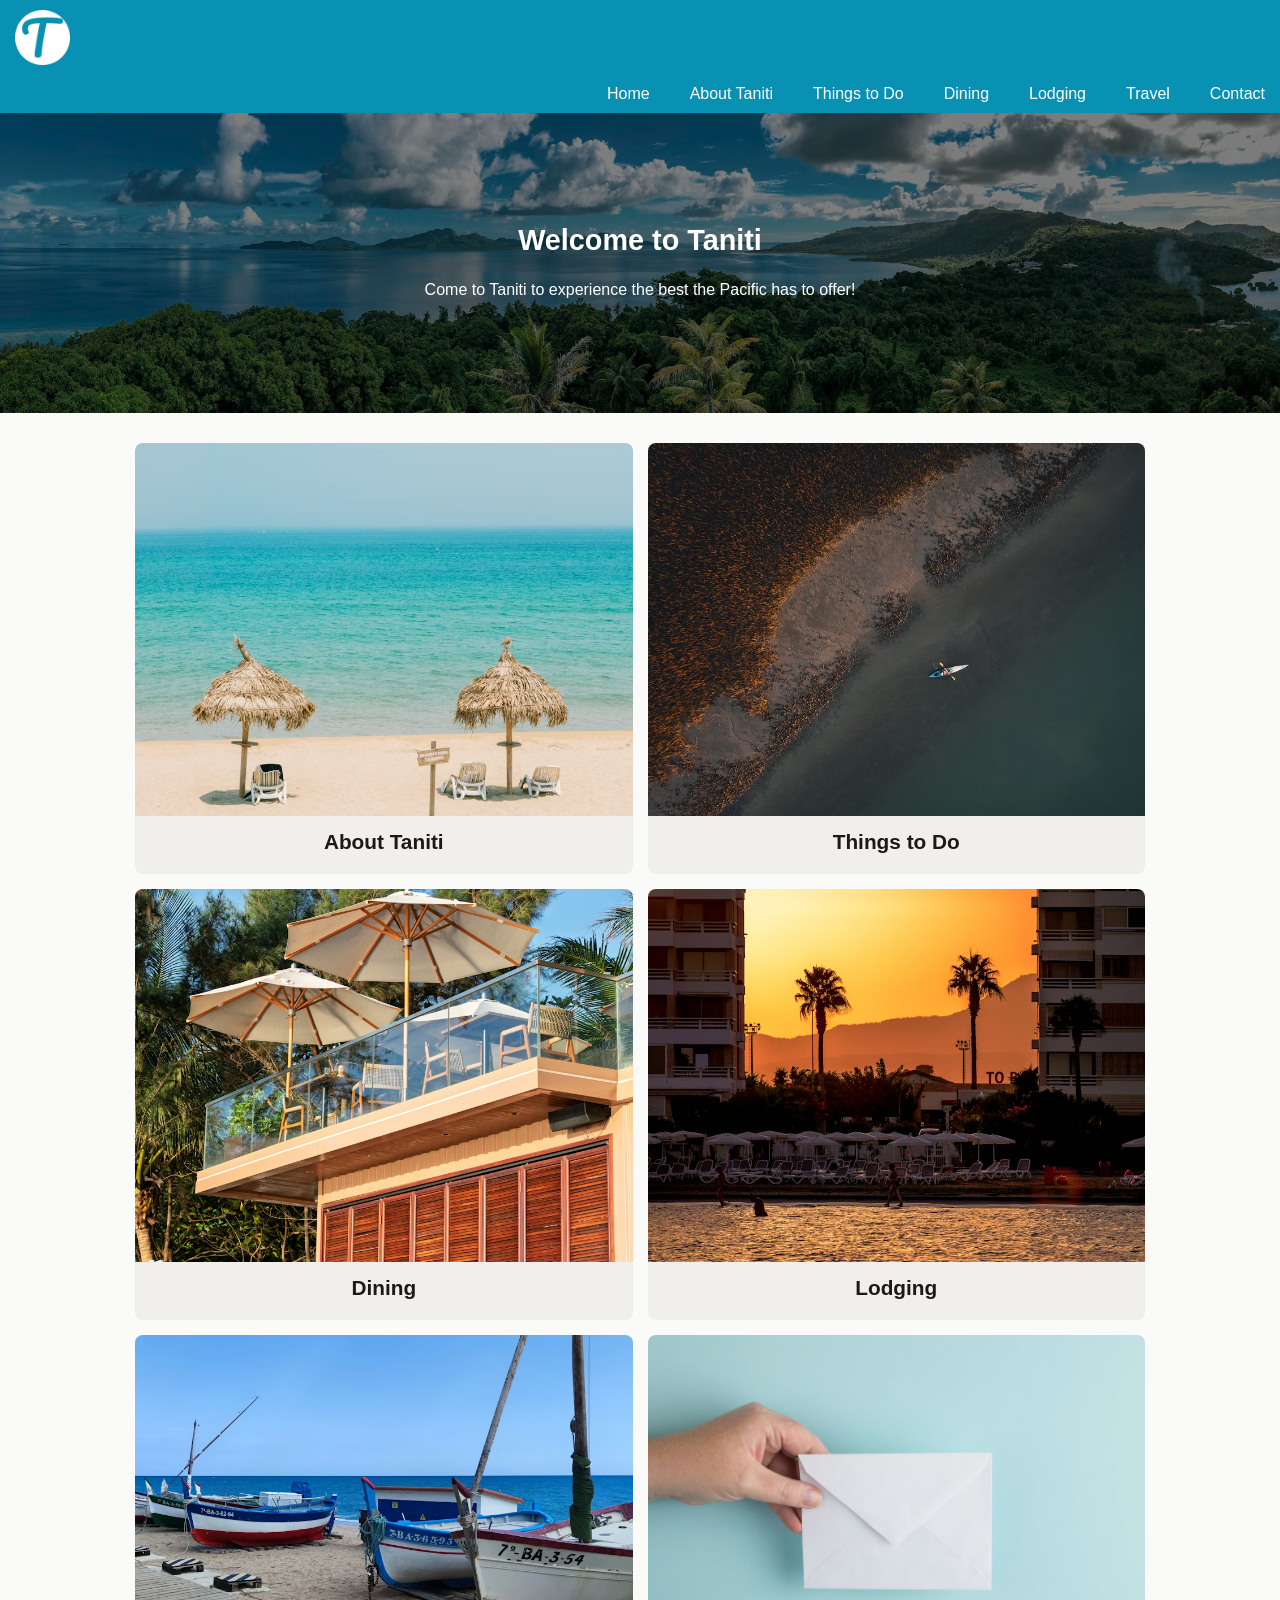
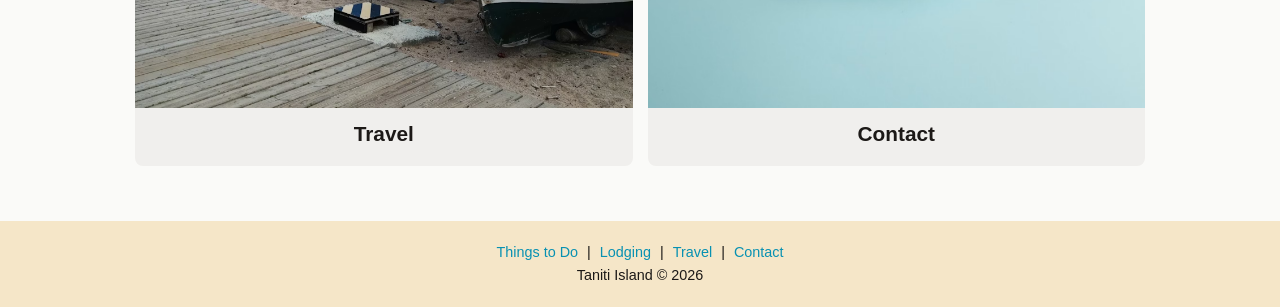
<file: index.html>
<!DOCTYPE html>
<html lang="en">

<head>
    <meta charset="UTF-8">
    <meta http-equiv="X-UA-Compatible" content="IE=edge">
    <meta name="viewport" content="width=device-width, initial-scale=1.0">
    <link rel="stylesheet" href="styles.css">
    <title>Discover Taniti</title>
</head>

<body>
    <nav>
        <div class="navbar">
            <div class="logo">
                <a href="index.html">
                    <img class="logo-mobile" src="res/favicon-32x32.png" alt="Discover Taniti" href="index.html">
                    <img class="logo-desktop" src="res/android-chrome-512x512.png" alt="Discover Taniti"
                        href="index.html">
                </a>
            </div>
            <div class="hamburger" onclick="toggleMenu()">&#9776;</div>
        </div>
        <ul class="nav-menu" id="navMenu">
            <li><a href="index.html">Home</a></li>
            <li><a href="about.html">About Taniti</a></li>
            <li><a href="things-to-do.html">Things to Do</a></li>
            <li><a href="dining.html">Dining</a></li>
            <li><a href="lodging.html">Lodging</a></li>
            <li><a href="travel.html">Travel</a></li>
            <li><a href="contact.html">Contact</a></li>
        </ul>
    </nav>

    <div class="hero-image">
        <div class="hero-text">
            <h1>Welcome to Taniti</h1>
            <p>Come to Taniti to experience the best the Pacific has to offer!</p>
        </div>
    </div>

    <main>
        <div class="Cards">
            <a href="about.html" class="card">
                <img src="res/About.avif" alt="About Taniti">
                <div class="container">
                    <h2>About Taniti</h2>
                </div>
            </a>
            <a href="things-to-do.html" class="card">
                <img src="res/Things-to-do.avif" alt="Things to Do">
                <div class="container">
                    <h2>Things to Do</h2>
                </div>
            </a>
            <a href="dining.html" class="card">
                <img src="res/Dining.avif" alt="Dining">
                <div class="container">
                    <h2>Dining</h2>
                </div>
            </a>
            <a href="lodging.html" class="card">
                <img src="res/Lodging.avif" alt="Lodging">
                <div class="container">
                    <h2>Lodging</h2>
                </div>
            </a>
            <a href="travel.html" class="card">
                <img src="res/Travel.avif" alt="Travel">
                <div class="container">
                    <h2>Travel</h2>
                </div>
            </a>
            <a href="contact.html" class="card">
                <img src="res/Contact.avif" alt="Contact">
                <div class="container">
                    <h2>Contact</h2>
                </div>
            </a>
        </div>
    </main>

    <footer>
        <p>
            <a href="things-to-do.html">Things to Do</a> |
            <a href="lodging.html">Lodging</a> |
            <a href="travel.html">Travel</a> |
            <a href="contact.html">Contact</a>
        </p>
        <p>Taniti Island &copy; 2026</p>
    </footer>

    <script>
        function toggleMenu() {
            const menu = document.getElementById('navMenu');
            menu.classList.toggle('open');
        }
    </script>
</body>

</html>
</file>
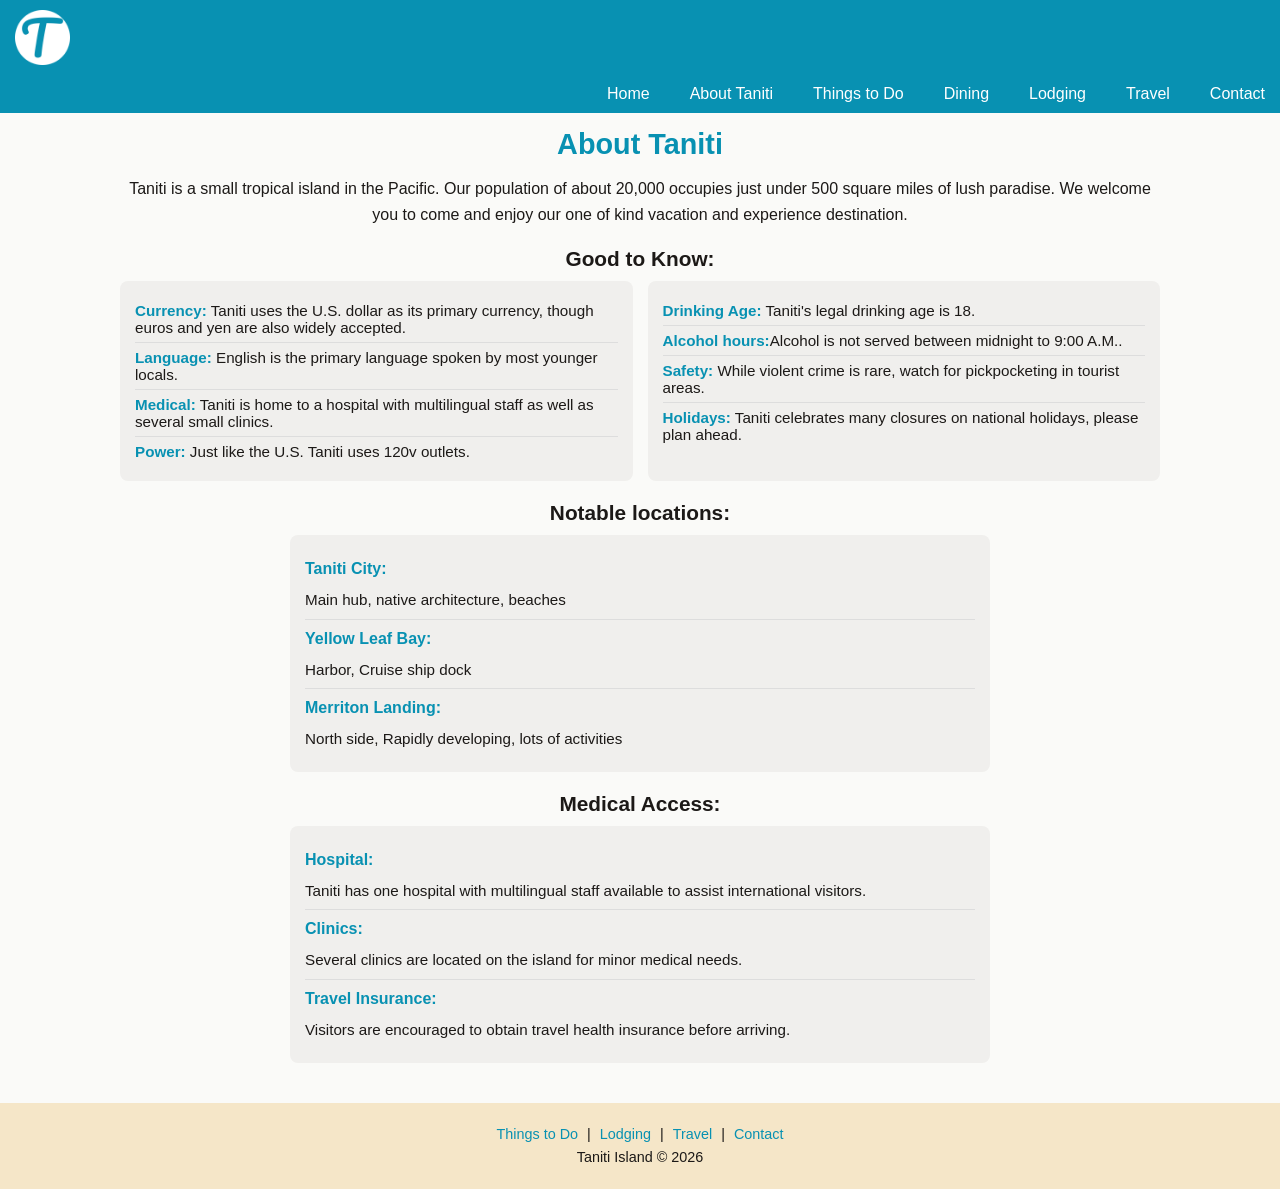
<file: about.html>
<!DOCTYPE html>
<html lang="en">

<head>
  <meta charset="UTF-8">
  <meta http-equiv="X-UA-Compatible" content="IE=edge">
  <meta name="viewport" content="width=device-width, initial-scale=1.0">
  <link rel="stylesheet" href="styles.css">
  <title>Discover Taniti</title>
</head>

<body>
  <nav>
    <div class="navbar">
      <div class="logo">
        <a href="index.html">
          <img class="logo-mobile" src="res/favicon-32x32.png" alt="Discover Taniti" href="index.html">
          <img class="logo-desktop" src="res/android-chrome-512x512.png" alt="Discover Taniti" href="index.html">
        </a>
      </div>
      <div class="hamburger" onclick="toggleMenu()">&#9776;</div>
    </div>
    <ul class="nav-menu" id="navMenu">
      <li><a href="index.html">Home</a></li>
      <li><a href="about.html">About Taniti</a></li>
      <li><a href="things-to-do.html">Things to Do</a></li>
      <li><a href="dining.html">Dining</a></li>
      <li><a href="lodging.html">Lodging</a></li>
      <li><a href="travel.html">Travel</a></li>
      <li><a href="contact.html">Contact</a></li>
    </ul>
  </nav>

  <main>
    <h1>About Taniti</h1>
    <p style="text-align: center;">Taniti is a small tropical island in the Pacific. Our population of about 20,000 occupies just under 500 square
      miles of lush paradise. We welcome you to come and enjoy our one of kind vacation and experience destination.</p>
    <div class="GoodToKnow">
      <h2 name="good-to-know">Good to Know:</h2>

      <div class="info-box-2col">
        <div class="box">
          <ul>
            <li><span class="li-label">Currency:</span> Taniti uses the U.S. dollar as its primary currency, though euros and yen are also widely
              accepted.</li>
            <li><span class="li-label">Language:</span> English is the primary language spoken by most younger locals.</li>
            <li><span class="li-label">Medical:</span> Taniti is home to a hospital with multilingual staff as well as several small clinics.</li>
            <li><span class="li-label">Power:</span> Just like the U.S. Taniti uses 120v outlets.</li>
          </ul>
        </div>

        <div class="box">
          <ul>
            <li><span class="li-label">Drinking Age:</span> Taniti's legal drinking age is 18.</li>
            <li><span class="li-label">Alcohol hours:</span>Alcohol is not served between midnight to 9:00 A.M..</li>
            <li><span class="li-label">Safety:</span> While violent crime is rare, watch for pickpocketing in tourist areas.</li>
            <li><span class="li-label">Holidays:</span> Taniti celebrates many closures on national holidays, please plan ahead.</li>
          </ul>
        </div>
      </div>

      <h2>Notable locations:</h2>
      <div class="info-box-1col">
        <div class="box">
          <h3>Taniti City:</h3>
          <p>Main hub, native architecture, beaches</p>
          <h3>Yellow Leaf Bay:</h3>
          <p>Harbor, Cruise ship dock</p>
          <h3>Merriton Landing:</h3>
          <p>North side, Rapidly developing, lots of activities</p>
        </div>
      </div>
      
        <h2>Medical Access:</h2>
        <div class="info-box-1col">
          <div class="box">
            <h3>Hospital:</h3>
            <p>Taniti has one hospital with multilingual staff available to assist international visitors.</p>
            <h3>Clinics:</h3>
            <p>Several clinics are located on the island for minor medical needs.</p>
            <h3>Travel Insurance:</h3>
            <p>Visitors are encouraged to obtain travel health insurance before arriving.</p>
          </div>
        </div>
      </div>
    </div>
  </main>

  <footer>
    <p>
      <a href="things-to-do.html">Things to Do</a> |
      <a href="lodging.html">Lodging</a> |
      <a href="travel.html">Travel</a> |
      <a href="contact.html">Contact</a>
    </p>
    <p>Taniti Island &copy; 2026</p>
  </footer>

  <script>
    function toggleMenu() {
      const menu = document.getElementById('navMenu');
      menu.classList.toggle('open');
    }
  </script>
</body>

</html>
</file>
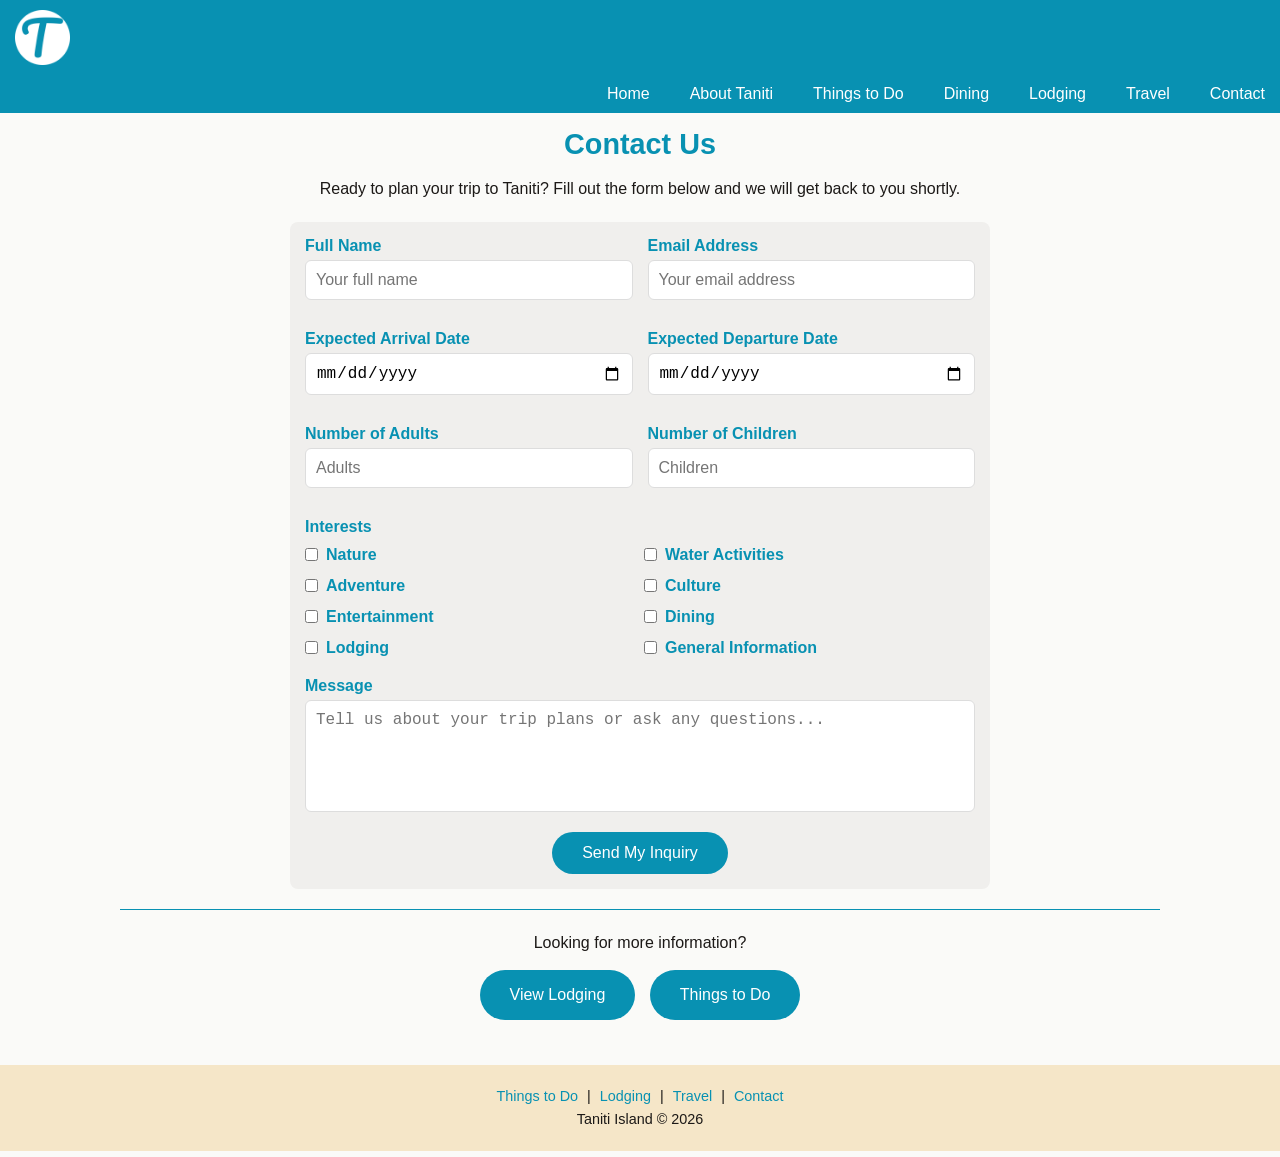
<file: contact.html>
<!DOCTYPE html>
<html lang="en">

<head>
  <meta charset="UTF-8">
  <meta http-equiv="X-UA-Compatible" content="IE=edge">
  <meta name="viewport" content="width=device-width, initial-scale=1.0">
  <link rel="stylesheet" href="styles.css">
  <title>Discover Taniti</title>
</head>

<body>
  <nav>
    <div class="navbar">
      <div class="logo">
        <a href="index.html">
          <img class="logo-mobile" src="res/favicon-32x32.png" alt="Discover Taniti">
          <img class="logo-desktop" src="res/android-chrome-512x512.png" alt="Discover Taniti">
        </a>
      </div>
      <div class="hamburger" onclick="toggleMenu()">&#9776;</div>
    </div>
    <ul class="nav-menu" id="navMenu">
      <li><a href="index.html">Home</a></li>
      <li><a href="about.html">About Taniti</a></li>
      <li><a href="things-to-do.html">Things to Do</a></li>
      <li><a href="dining.html">Dining</a></li>
      <li><a href="lodging.html">Lodging</a></li>
      <li><a href="travel.html">Travel</a></li>
      <li><a href="contact.html">Contact</a></li>
    </ul>
  </nav>

  <main>
    <h1>Contact Us</h1>
    <p style="text-align: center; margin-bottom: 20px;">Ready to plan your trip to Taniti? Fill out the form below and we will get back to you shortly.</p>

    <div class="contact-form box">

      <div class="form-row">
        <div class="form-group">
          <label for="name">Full Name</label>
          <input type="text" id="name" placeholder="Your full name">
        </div>
        <div class="form-group">
          <label for="email">Email Address</label>
          <input type="email" id="email" placeholder="Your email address">
        </div>
      </div>

      <div class="form-row">
        <div class="form-group">
          <label for="arrival">Expected Arrival Date</label>
          <input type="date" id="arrival">
        </div>
        <div class="form-group">
          <label for="departure">Expected Departure Date</label>
          <input type="date" id="departure">
        </div>
      </div>

      <div class="form-row">
        <div class="form-group">
          <label for="adults">Number of Adults</label>
          <input type="number" id="adults" min="1" placeholder="Adults">
        </div>
        <div class="form-group">
          <label for="children">Number of Children</label>
          <input type="number" id="children" min="0" placeholder="Children">
        </div>
      </div>

      <div class="form-group">
        <label>Interests</label>
        <div class="checkbox-grid">
          <label class="checkbox-label"><input type="checkbox"> Nature</label>
          <label class="checkbox-label"><input type="checkbox"> Water Activities</label>
          <label class="checkbox-label"><input type="checkbox"> Adventure</label>
          <label class="checkbox-label"><input type="checkbox"> Culture</label>
          <label class="checkbox-label"><input type="checkbox"> Entertainment</label>
          <label class="checkbox-label"><input type="checkbox"> Dining</label>
          <label class="checkbox-label"><input type="checkbox"> Lodging</label>
          <label class="checkbox-label"><input type="checkbox"> General Information</label>
        </div>
      </div>

      <div class="form-group">
        <label for="message">Message</label>
        <textarea id="message" rows="5" placeholder="Tell us about your trip plans or ask any questions..."></textarea>
      </div>

      <div style="text-align: center; margin-top: 20px;">
        <a href="#" class="cta-button">Send My Inquiry</a>
      </div>

    </div>

    <hr>

    <div style="text-align: center; margin-top: 20px;">
      <p>Looking for more information?</p>
      <p style="margin-top: 10px;">
        <a href="lodging.html" class="cta-button" style="margin: 5px;">View Lodging</a>
        <a href="things-to-do.html" class="cta-button" style="margin: 5px;">Things to Do</a>
      </p>
    </div>

  </main>

  <footer>
    <p>
      <a href="things-to-do.html">Things to Do</a> |
      <a href="lodging.html">Lodging</a> |
      <a href="travel.html">Travel</a> |
      <a href="contact.html">Contact</a>
    </p>
    <p>Taniti Island &copy; 2026</p>
  </footer>

  <script>
    function toggleMenu() {
      const menu = document.getElementById('navMenu');
      menu.classList.toggle('open');
    }
  </script>
</body>

</html>
</file>
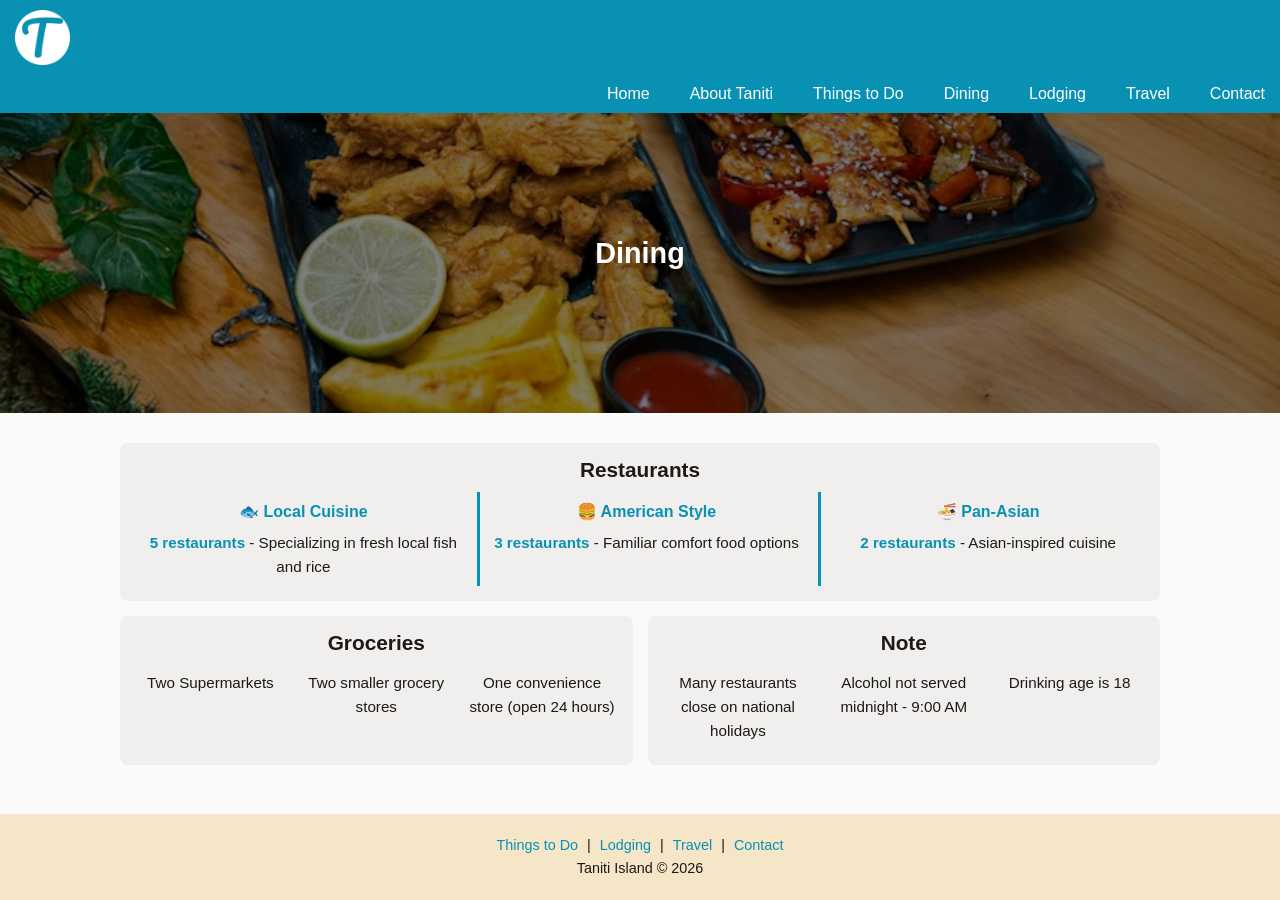
<file: dining.html>
<!DOCTYPE html>
<html lang="en">

<head>
  <meta charset="UTF-8">
  <meta http-equiv="X-UA-Compatible" content="IE=edge">
  <meta name="viewport" content="width=device-width, initial-scale=1.0">
  <link rel="stylesheet" href="styles.css">
  <title>Discover Taniti</title>
</head>

<body class="dining-page">
  <nav>
    <div class="navbar">
      <div class="logo">
        <a href="index.html">
          <img class="logo-mobile" src="res/favicon-32x32.png" alt="Discover Taniti" href="index.html">
          <img class="logo-desktop" src="res/android-chrome-512x512.png" alt="Discover Taniti" href="index.html">
        </a>
      </div>
      <div class="hamburger" onclick="toggleMenu()">&#9776;</div>
    </div>
    <ul class="nav-menu" id="navMenu">
      <li><a href="index.html">Home</a></li>
      <li><a href="about.html">About Taniti</a></li>
      <li><a href="things-to-do.html">Things to Do</a></li>
      <li><a href="dining.html">Dining</a></li>
      <li><a href="lodging.html">Lodging</a></li>
      <li><a href="travel.html">Travel</a></li>
      <li><a href="contact.html">Contact</a></li>
    </ul>
  </nav>

  <div class="dinning-hero-image">
    <div class="hero-text">
      <h1>Dining</h1>
    </div>
  </div>

  <main>
  <!-- Restaurants - full width -->
  <div class="box" style="margin-bottom: 15px;">
    <h2>Restaurants</h2>
    <div class="box-3col">
      <div>
        <h3>🐟 Local Cuisine</h3>
        <p><span class="li-label">5 restaurants</span> - Specializing in fresh local fish and rice</p>
      </div>
      <div>
        <h3>🍔 American Style</h3>
        <p><span class="li-label">3 restaurants</span> - Familiar comfort food options</p>
      </div>
      <div>
        <h3>🍜 Pan-Asian</h3>
        <p><span class="li-label">2 restaurants</span> - Asian-inspired cuisine</p>
      </div>
    </div>
  </div>

  <!-- Groceries and Note - side by side -->
  <div class="info-box-2col">
    <div class="box">
      <h2>Groceries</h2>
      <div class="box-3col">
        <p>Two Supermarkets</p>
        <p>Two smaller grocery stores</p>
        <p>One convenience store (open 24 hours)</p>
      </div>
    </div>
    <div class="box">
      <h2>Note</h2>
      <div class="box-3col">
        <p>Many restaurants close on national holidays</p>
        <p>Alcohol not served midnight - 9:00 AM</p>
        <p>Drinking age is 18</p>
      </div>
    </div>
  </div>

</main>

  <footer>
    <p>
      <a href="things-to-do.html">Things to Do</a> |
      <a href="lodging.html">Lodging</a> |
      <a href="travel.html">Travel</a> |
      <a href="contact.html">Contact</a>
    </p>
    <p>Taniti Island &copy; 2026</p>
  </footer>

  <script>
    function toggleMenu() {
      const menu = document.getElementById('navMenu');
      menu.classList.toggle('open');
    }
  </script>
</body>

</html>
</file>
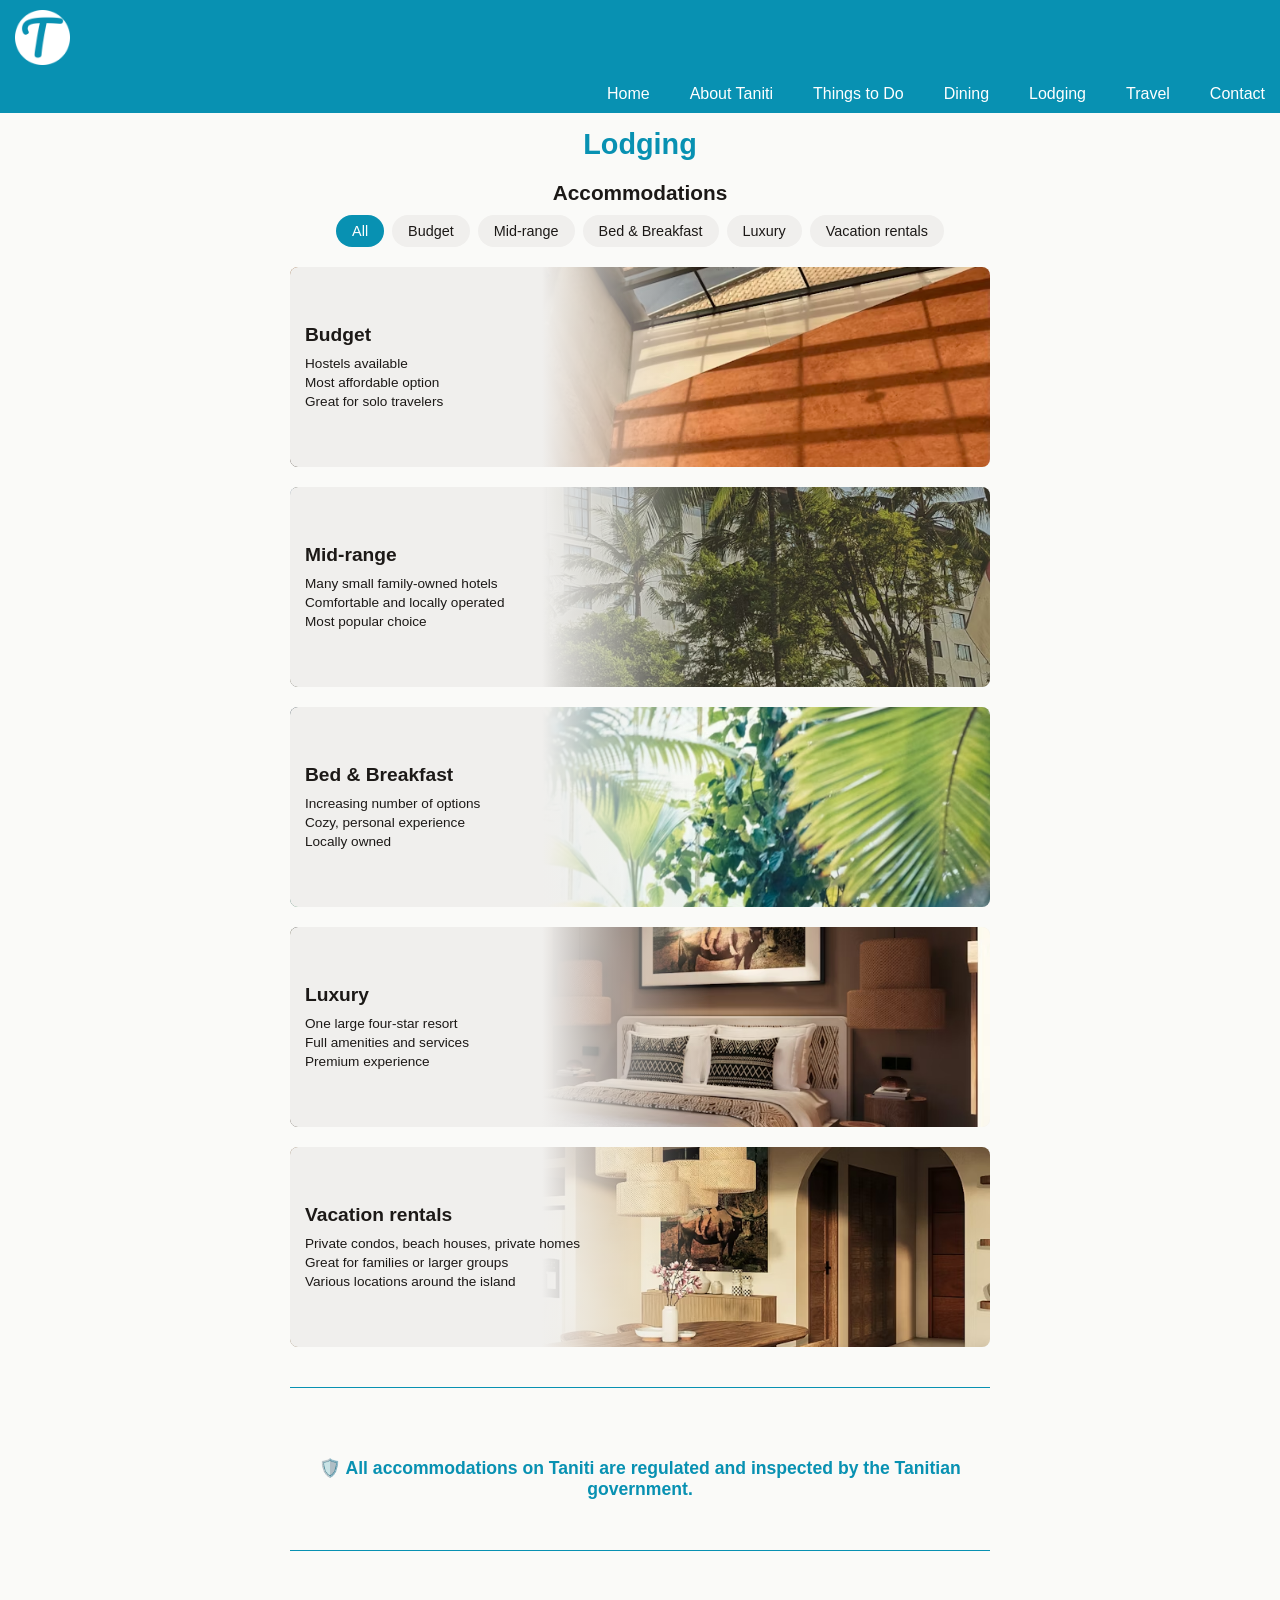
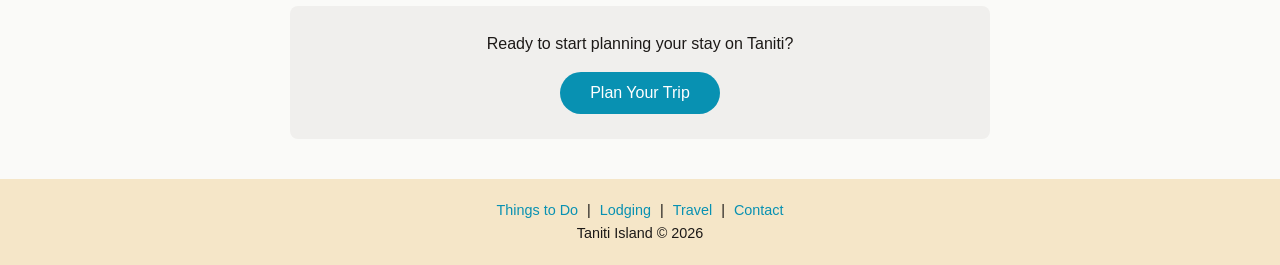
<file: lodging.html>
<!DOCTYPE html>
<html lang="en">

<head>
  <meta charset="UTF-8">
  <meta http-equiv="X-UA-Compatible" content="IE=edge">
  <meta name="viewport" content="width=device-width, initial-scale=1.0">
  <link rel="stylesheet" href="styles.css">
  <title>Discover Taniti</title>
</head>

<body>
  <nav>
    <div class="navbar">
      <div class="logo">
        <a href="index.html">
          <img class="logo-mobile" src="res/favicon-32x32.png" alt="Discover Taniti" href="index.html">
          <img class="logo-desktop" src="res/android-chrome-512x512.png" alt="Discover Taniti" href="index.html">
        </a>
      </div>
      <div class="hamburger" onclick="toggleMenu()">&#9776;</div>
    </div>
    <ul class="nav-menu" id="navMenu">
      <li><a href="index.html">Home</a></li>
      <li><a href="about.html">About Taniti</a></li>
      <li><a href="things-to-do.html">Things to Do</a></li>
      <li><a href="dining.html">Dining</a></li>
      <li><a href="lodging.html">Lodging</a></li>
      <li><a href="travel.html">Travel</a></li>
      <li><a href="contact.html">Contact</a></li>
    </ul>
  </nav>

  <main>
    <h1>Lodging</h1>
    <h2>Accommodations</h2>
    <div class="filter-pills">
      <button class="filter-pill active">All</button>
      <button class="filter-pill">Budget</button>
      <button class="filter-pill">Mid-range</button>
      <button class="filter-pill">Bed & Breakfast</button>
      <button class="filter-pill">Luxury</button>
      <button class="filter-pill">Vacation rentals</button>
    </div>

    <div class="activities">

      <div class="activity-card" data-category="Budget">
        <div class="activity-img" style="background-image: url('res/budget.avif');"></div>
        <div class="activity-content">
          <h2>Budget</h2>
          <ul>
            <li>Hostels available</li>
            <li>Most affordable option</li>
            <li>Great for solo travelers</li>
          </ul>
        </div>
      </div>

      <div class="activity-card" data-category="Mid-range">
        <div class="activity-img" style="background-image: url('res/mid.avif');"></div>
        <div class="activity-content">
          <h2>Mid-range</h2>
          <ul>
            <li>Many small family-owned hotels</li>
            <li>Comfortable and locally operated</li>
            <li>Most popular choice</li>
          </ul>
        </div>
      </div>

      <div class="activity-card" data-category="Bed & Breakfast">
        <div class="activity-img" style="background-image: url('res/bnb.avif');"></div>
        <div class="activity-content">
          <h2>Bed & Breakfast</h2>
          <ul>
            <li>Increasing number of options</li>
            <li>Cozy, personal experience</li>
            <li>Locally owned</li>
          </ul>
        </div>
      </div>

      <div class="activity-card" data-category="Luxury">
        <div class="activity-img" style="background-image: url('res/luxury.avif');"></div>
        <div class="activity-content">
          <h2>Luxury</h2>
          <ul>
            <li>One large four-star resort</li>
            <li>Full amenities and services</li>
            <li>Premium experience</li>
          </ul>
        </div>
      </div>

      <div class="activity-card" data-category="Vacation rentals">
        <div class="activity-img" style="background-image: url('res/rentals.avif');"></div>
        <div class="activity-content">
          <h2>Vacation rentals</h2>
          <ul>
            <li>Private condos, beach houses, private homes</li>
            <li>Great for families or larger groups</li>
            <li>Various locations around the island</li>
          </ul>
        </div>
      </div>


      <hr>
      
      <div class="trust-badge">
        🛡️ All accommodations on Taniti are regulated and inspected by the Tanitian government.
      </div>

      <hr>

      <div class="cta-box">
        <p>Ready to start planning your stay on Taniti?</p>
        <a href="contact.html" class="cta-button">Plan Your Trip</a>
      </div>
    </div>
  </main>

  <footer>
    <p>
      <a href="things-to-do.html">Things to Do</a> |
      <a href="lodging.html">Lodging</a> |
      <a href="travel.html">Travel</a> |
      <a href="contact.html">Contact</a>
    </p>
    <p>Taniti Island &copy; 2026</p>
  </footer>

  <script>
    function toggleMenu() {
      const menu = document.getElementById('navMenu');
      menu.classList.toggle('open');
    }
    document.addEventListener('DOMContentLoaded', () => {
      const buttons = document.querySelectorAll('.filter-pill');
      buttons.forEach(btn => {
        btn.addEventListener('click', () => {
          buttons.forEach(b => b.classList.remove('active'));
          btn.classList.add('active');
          const cat = btn.textContent.trim();
          document.querySelectorAll('.activity-card').forEach(card => {
            if (cat === 'All' || card.dataset.category === cat) {
              card.classList.remove('hidden');
            } else {
              card.classList.add('hidden');
            }
          });
        });
      });
    });
  </script>
</body>

</html>
</file>
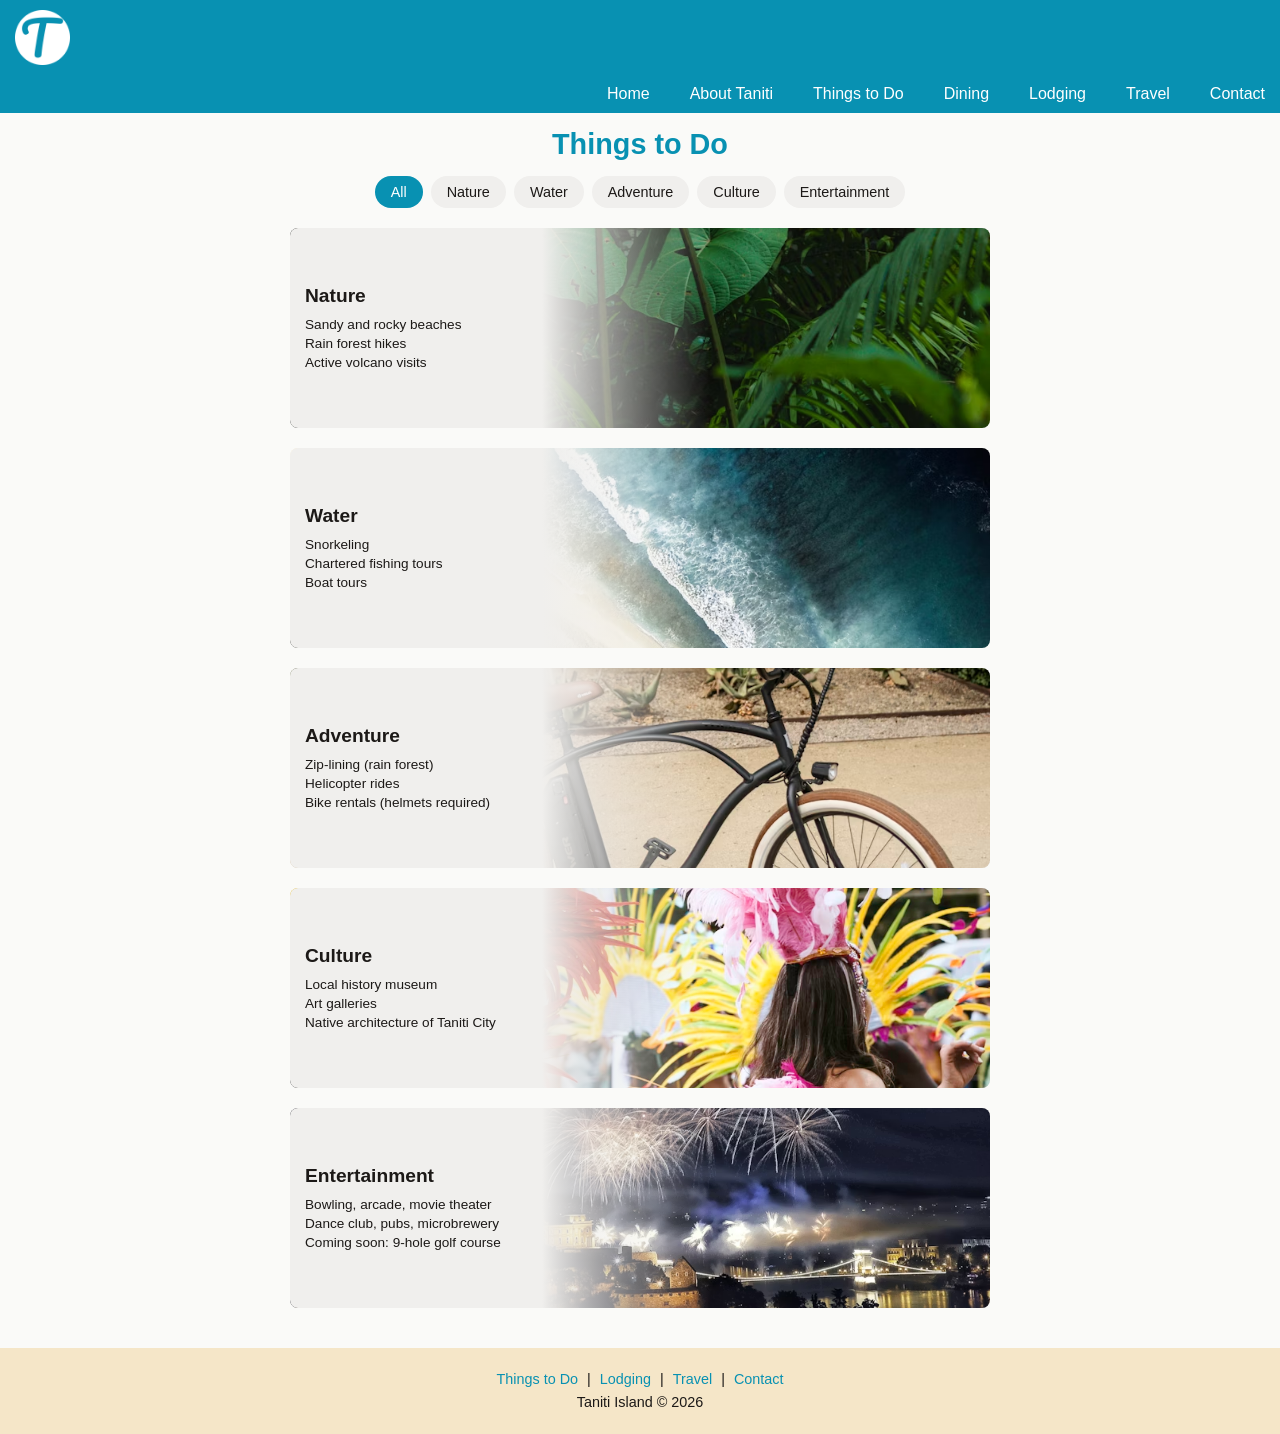
<file: things-to-do.html>
<!DOCTYPE html>
<html lang="en">

<head>
  <meta charset="UTF-8">
  <meta http-equiv="X-UA-Compatible" content="IE=edge">
  <meta name="viewport" content="width=device-width, initial-scale=1.0">
  <link rel="stylesheet" href="styles.css">
  <title>Discover Taniti</title>
</head>

<body>
  <nav>
    <div class="navbar">
      <div class="logo">
        <a href="index.html">
          <img class="logo-mobile" src="res/favicon-32x32.png" alt="Discover Taniti">
          <img class="logo-desktop" src="res/android-chrome-512x512.png" alt="Discover Taniti">
        </a>
      </div>
      <div class="hamburger" onclick="toggleMenu()">&#9776;</div>
    </div>
    <ul class="nav-menu" id="navMenu">
      <li><a href="index.html">Home</a></li>
      <li><a href="about.html">About Taniti</a></li>
      <li><a href="things-to-do.html">Things to Do</a></li>
      <li><a href="dining.html">Dining</a></li>
      <li><a href="lodging.html">Lodging</a></li>
      <li><a href="travel.html">Travel</a></li>
      <li><a href="contact.html">Contact</a></li>
    </ul>
  </nav>

  <main>
    <h1>Things to Do</h1>
    <div class="filter-pills">
      <button class="filter-pill active">All</button>
      <button class="filter-pill">Nature</button>
      <button class="filter-pill">Water</button>
      <button class="filter-pill">Adventure</button>
      <button class="filter-pill">Culture</button>
      <button class="filter-pill">Entertainment</button>
    </div>

    <div class="activities">

      <div class="activity-card" data-category="nature">
        <div class="activity-img" style="background-image: url('res/nature.avif');"></div>
        <div class="activity-content">
          <h2>Nature</h2>
          <ul>
            <li>Sandy and rocky beaches</li>
            <li>Rain forest hikes</li>
            <li>Active volcano visits</li>
          </ul>
        </div>
      </div>

      <div class="activity-card" data-category="water">
        <div class="activity-img" style="background-image: url('res/water.avif');"></div>
        <div class="activity-content">
          <h2>Water</h2>
          <ul>
            <li>Snorkeling</li>
            <li>Chartered fishing tours</li>
            <li>Boat tours</li>
          </ul>
        </div>
      </div>

      <div class="activity-card" data-category="adventure">
        <div class="activity-img" style="background-image: url('res/adventure.avif');"></div>
        <div class="activity-content">
          <h2>Adventure</h2>
          <ul>
            <li>Zip-lining (rain forest)</li>
            <li>Helicopter rides</li>
            <li>Bike rentals (helmets required)</li>
          </ul>
        </div>
      </div>

      <div class="activity-card" data-category="culture">
        <div class="activity-img" style="background-image: url('res/culture.avif');"></div>
        <div class="activity-content">
          <h2>Culture</h2>
          <ul>
            <li>Local history museum</li>
            <li>Art galleries</li>
            <li>Native architecture of Taniti City</li>
          </ul>
        </div>
      </div>

      <div class="activity-card" data-category="entertainment">
        <div class="activity-img" style="background-image: url('res/entertainment.avif');"></div>
        <div class="activity-content">
          <h2>Entertainment</h2>
          <ul>
            <li>Bowling, arcade, movie theater</li>
            <li>Dance club, pubs, microbrewery</li>
            <li>Coming soon: 9-hole golf course</li>
          </ul>
        </div>
      </div>

    </div>
  </main>

  <footer>
    <p>
      <a href="things-to-do.html">Things to Do</a> |
      <a href="lodging.html">Lodging</a> |
      <a href="travel.html">Travel</a> |
      <a href="contact.html">Contact</a>
    </p>
    <p>Taniti Island &copy; 2026</p>
  </footer>

  <script>
    function toggleMenu() {
      const menu = document.getElementById('navMenu');
      menu.classList.toggle('open');
    }

    document.addEventListener('DOMContentLoaded', () => {
      const buttons = document.querySelectorAll('.filter-pill');
      buttons.forEach(btn => {
        btn.addEventListener('click', () => {
          buttons.forEach(b => b.classList.remove('active'));
          btn.classList.add('active');
          const cat = btn.textContent.trim().toLowerCase();
          document.querySelectorAll('.activity-card').forEach(card => {
            if (cat === 'all' || card.dataset.category === cat) {
              card.classList.remove('hidden');
            } else {
              card.classList.add('hidden');
            }
          });
        });
      });
    });
  </script>
</body>

</html>
</file>
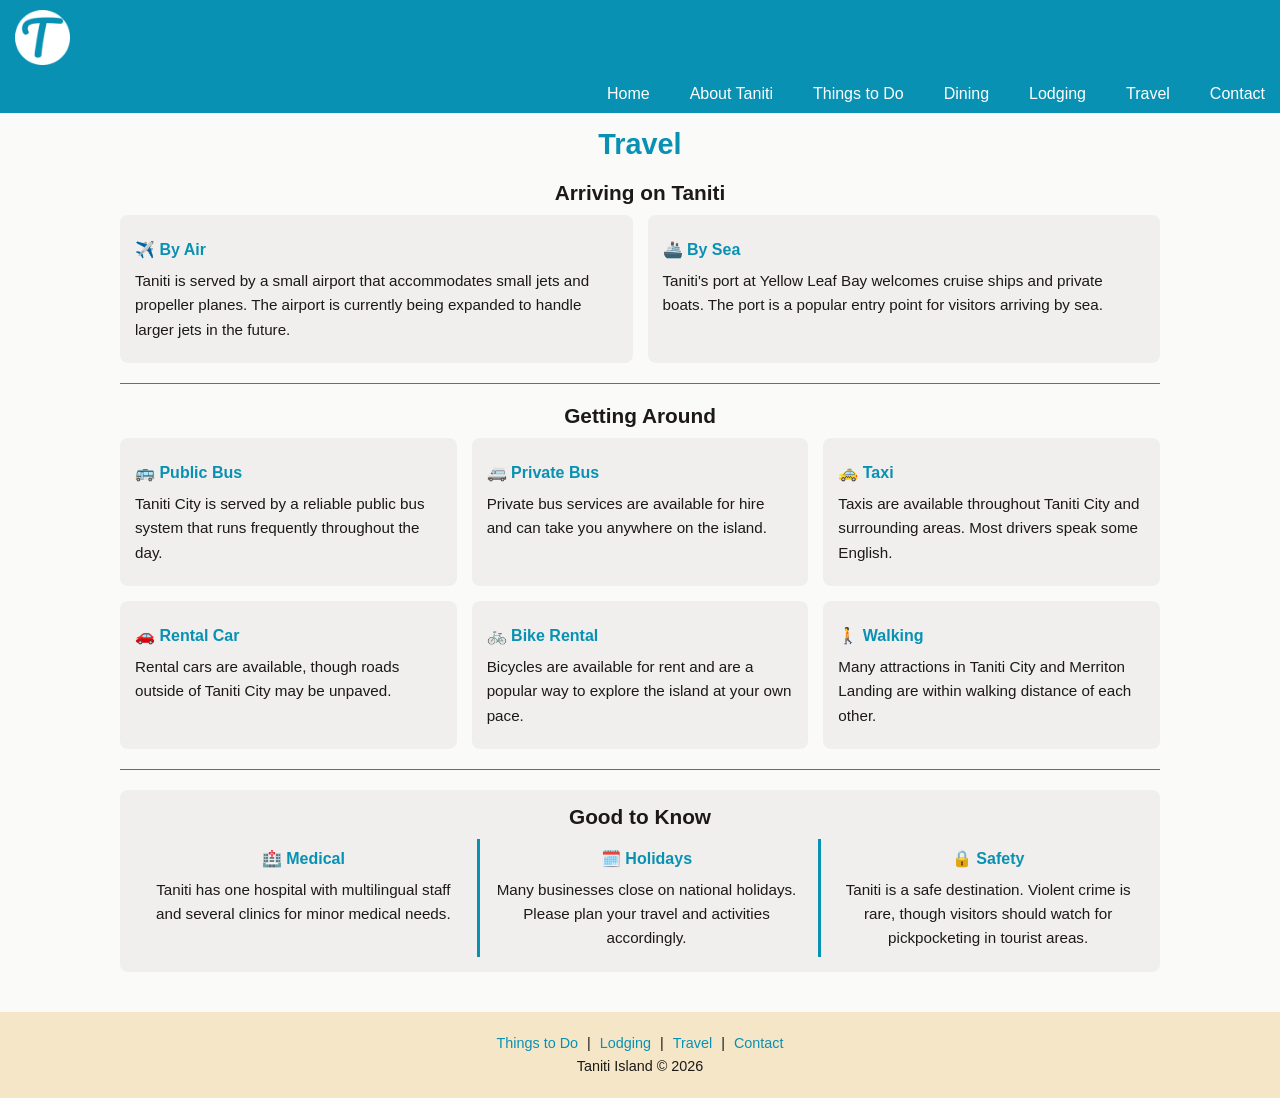
<file: travel.html>
<!DOCTYPE html>
<html lang="en">

<head>
  <meta charset="UTF-8">
  <meta http-equiv="X-UA-Compatible" content="IE=edge">
  <meta name="viewport" content="width=device-width, initial-scale=1.0">
  <link rel="stylesheet" href="styles.css">
  <title>Discover Taniti</title>
</head>

<body>
  <nav>
    <div class="navbar">
      <div class="logo">
        <a href="index.html">
          <img class="logo-mobile" src="res/favicon-32x32.png" alt="Discover Taniti">
          <img class="logo-desktop" src="res/android-chrome-512x512.png" alt="Discover Taniti">
        </a>
      </div>
      <div class="hamburger" onclick="toggleMenu()">&#9776;</div>
    </div>
    <ul class="nav-menu" id="navMenu">
      <li><a href="index.html">Home</a></li>
      <li><a href="about.html">About Taniti</a></li>
      <li><a href="things-to-do.html">Things to Do</a></li>
      <li><a href="dining.html">Dining</a></li>
      <li><a href="lodging.html">Lodging</a></li>
      <li><a href="travel.html">Travel</a></li>
      <li><a href="contact.html">Contact</a></li>
    </ul>
  </nav>

  <main>
    <h1>Travel</h1>

    <h2>Arriving on Taniti</h2>
    <div class="info-box-2col">
      <div class="box">
        <h3>✈️ By Air</h3>
        <p>Taniti is served by a small airport that accommodates small jets and propeller planes. The airport is currently being expanded to handle larger jets in the future.</p>
      </div>
      <div class="box">
        <h3>🚢 By Sea</h3>
        <p>Taniti's port at Yellow Leaf Bay welcomes cruise ships and private boats. The port is a popular entry point for visitors arriving by sea.</p>
      </div>
    </div>

    <hr>

    <h2>Getting Around</h2>
    <div class="getting-around">
      <div class="box">
        <h3>🚌 Public Bus</h3>
        <p>Taniti City is served by a reliable public bus system that runs frequently throughout the day.</p>
      </div>
      <div class="box">
        <h3>🚐 Private Bus</h3>
        <p>Private bus services are available for hire and can take you anywhere on the island.</p>
      </div>
      <div class="box">
        <h3>🚕 Taxi</h3>
        <p>Taxis are available throughout Taniti City and surrounding areas. Most drivers speak some English.</p>
      </div>
      <div class="box">
        <h3>🚗 Rental Car</h3>
        <p>Rental cars are available, though roads outside of Taniti City may be unpaved.</p>
      </div>
      <div class="box">
        <h3>🚲 Bike Rental</h3>
        <p>Bicycles are available for rent and are a popular way to explore the island at your own pace.</p>
      </div>
      <div class="box">
        <h3>🚶 Walking</h3>
        <p>Many attractions in Taniti City and Merriton Landing are within walking distance of each other.</p>
      </div>
    </div>

    <hr>

    <div class="box" style="margin-top: 15px;">
      <h2>Good to Know</h2>
      <div class="box-3col">
        <div>
          <h3>🏥 Medical</h3>
          <p>Taniti has one hospital with multilingual staff and several clinics for minor medical needs.</p>
        </div>
        <div>
          <h3>🗓️ Holidays</h3>
          <p>Many businesses close on national holidays. Please plan your travel and activities accordingly.</p>
        </div>
        <div>
          <h3>🔒 Safety</h3>
          <p>Taniti is a safe destination. Violent crime is rare, though visitors should watch for pickpocketing in tourist areas.</p>
        </div>
      </div>
    </div>

  </main>

  <footer>
    <p>
      <a href="things-to-do.html">Things to Do</a> |
      <a href="lodging.html">Lodging</a> |
      <a href="travel.html">Travel</a> |
      <a href="contact.html">Contact</a>
    </p>
    <p>Taniti Island &copy; 2026</p>
  </footer>

  <script>
    function toggleMenu() {
      const menu = document.getElementById('navMenu');
      menu.classList.toggle('open');
    }
  </script>
</body>

</html>
</file>
<file: styles.css>
:root {
  --primary: #0891B2;      /* teal */
  --secondary: #F5E6C8;    /* sandy beige */
  --accent: #16A34A;       /* green */
  --background: #FAFAF8;   /* warm white */
  --text: #1C1917;         /* dark charcoal */
  --light-gray: #F0EFED;   /* card backgrounds */
}

/* --- Reset & Global --- */
* {
  margin: 0;
  padding: 0;
  box-sizing: border-box;
}

body {
  font-family: Arial, sans-serif;
  background-color: var(--background);
  color: var(--text);
  font-size: 16px;
  display: flex;
  flex-direction: column;
  min-height: 100vh;
}

main {
  padding: 15px;
  flex: 1;
}

/* --- Typography --- */
h1 {
  font-size: 1.8rem;
  color: var(--primary);
  text-align: center;
  margin-bottom: 15px;
}

h2 {
  font-size: 1.3rem;
  color: var(--text);
  text-align: center;
  margin-top: 20px;
  margin-bottom: 10px;
}

h3 {
  font-size: 1rem;
  color: var(--primary);
  margin-top: 10px;
  margin-bottom: 4px;
}

p {
  line-height: 1.6;
}
hr {
    
  border: none;
  border-top: 1px solid var(--primary);
  margin: 20px 0;
}

/* --- Links --- */
a {
  color: inherit;
  text-decoration: none;
}

a:hover {
  text-decoration: underline;
}

a:visited {
  color: inherit;
}

/* --- Navbar --- */
nav {
  background-color: var(--primary);
  list-style: none;
}

nav ul {
  list-style: none;
  margin: 0;
  padding: 0;
}

.navbar {
  display: flex;
  justify-content: space-between;
  align-items: center;
  padding: 10px 15px;
}

.logo {
  color: white;
  font-size: 1.2rem;
  font-weight: bold;
}

.logo-mobile {
  height: 40px;
  width: auto;
  display: block;
}

.logo-desktop {
  height: 55px;
  width: auto;
  display: none;
}

.hamburger {
  display: block;
  font-size: 1.8rem;
  cursor: pointer;
  color: white;
}

.nav-menu {
  display: none;
  flex-direction: column;
  background-color: var(--primary);
  padding: 0;
  align-items: flex-end;
}

.nav-menu.open {
  display: flex;
}

.nav-menu li a {
  display: block;
  color: white;
  padding: 12px 15px;
}

.nav-menu li a:hover {
  background-color: var(--secondary);
  color: var(--text);
}

.nav-menu li a:visited {
  color: white;
}

/* --- Hero --- */
.hero-image {
  background-image: linear-gradient(rgba(0, 0, 0, 0.5), rgba(0, 0, 0, 0.5)), url("res/Hero.avif");
  height: 300px;
  background-position: center;
  background-repeat: no-repeat;
  background-size: cover;
  position: relative;
}

.hero-text {
  text-align: center;
  position: absolute;
  top: 50%;
  left: 50%;
  transform: translate(-50%, -50%);
  color: white;
}

.hero-text h1 {
  color: white;
  margin-bottom: 20px;
}

.hero-text p {
  color: white;
}

.dinning-hero-image {
  background-image: linear-gradient(rgba(0, 0, 0, 0.5), rgba(0, 0, 0, 0.5)), url("res/diningHero.avif");
  height: 300px;
  background-position: center;
  background-repeat: no-repeat;
  background-size: cover;
  position: relative;
  margin-bottom: 15px;
}
/* --- Home Cards --- */
.Cards {
  display: grid;
  grid-template-columns: 1fr 1fr;
  gap: 15px;
  padding: 15px;
}

.card {
  background-color: var(--light-gray);
  border-radius: 8px;
  overflow: hidden;
  text-align: center;
  cursor: pointer;
}

.card img {
  width: 100%;
  aspect-ratio: 4/3;
  object-fit: cover;
}

.card h2 {
  padding: 10px;
  margin-top: 0;
}

/* --- Info Boxes --- */
.info-box-2col {
  display: grid;
  grid-template-columns: repeat(auto-fit, minmax(250px, 1fr));
  gap: 15px;
  margin-top: 10px;
}

.info-box-1col {
  display: grid;
  grid-template-columns: 1fr;
  gap: 15px;
  margin-top: 10px;
}

.three-col-container {
  width: 100%;
}

.box {
  background-color: var(--light-gray);
  border-radius: 8px;
  padding: 15px;
}

.box ul {
  list-style: none;
  padding: 0;
}

.box ul li {
  padding: 6px 0;
  border-bottom: 1px solid #ddd;
  font-size: 0.95rem;
}

.box ul li:last-child {
  border-bottom: none;
}

.box p {
  padding: 6px 0;
  border-bottom: 1px solid #ddd;
  font-size: 0.95rem;
}

.box p:last-child {
  border-bottom: none;
}

.box h2 {
  margin-top: 0;
}
.box-3col {
  display: grid;
  grid-template-columns: repeat(3, 1fr);
  gap: 15px;
  text-align: center;
}

.box-3col > div {
  border-left: 3px solid var(--primary);
  padding-left: 10px;
}

.box-3col > div:first-child {
  border-left: none;
}

.li-label {
  font-weight: bold;
  color: var(--primary);
}

.GoodToKnow h2 {
  margin-top: 20px;
  margin-bottom: 10px;
}
.getting-around {
  display: grid;
  grid-template-columns: repeat(3, 1fr);
  gap: 15px;
  margin-top: 10px;
}

.dining-page .box p {
  border-bottom: none;
}

/* --- Filter Pills --- */
.filter-pills {
  display: flex;
  flex-wrap: wrap;
  gap: 8px;
  justify-content: center;
  margin-bottom: 20px;
}

.filter-pill {
  background-color: var(--light-gray);
  border: none;
  border-radius: 20px;
  padding: 8px 16px;
  cursor: pointer;
  font-size: 0.9rem;
  color: var(--text);
}

.filter-pill.active,
.filter-pill:hover {
  background-color: var(--primary);
  color: white;
}

/* --- Activity Cards --- */
.activities {
  display: grid;
  gap: 20px;
}

.activity-card {
  background-color: var(--light-gray);
  border-radius: 8px;
  overflow: hidden;
  position: relative;
  height: 160px;
}

.activity-img {
  position: absolute;
  top: 0;
  right: 0;
  width: 100%;
  height: 100%;
  background-size: cover;
  background-position: center;
  z-index: 0;
}

.activity-content {
  position: absolute;
  top: 0;
  left: 0;
  width: 60%;
  height: 100%;
  background: linear-gradient(to right, var(--light-gray) 60%, transparent);
  z-index: 1;
  padding: 15px;
  display: flex;
  flex-direction: column;
  justify-content: center;
}

.activity-card h2 {
  text-align: left;
  margin: 0 0 8px 0;
  color: var(--text);
  font-size: 1.2rem;
}

.activity-card ul {
  list-style: none;
  padding: 0;
  font-size: 0.85rem;
}

.activity-card ul li {
  padding: 2px 0;
}

.hidden {
  display: none;
}

/* --- Trust Badge --- */
.trust-badge {
  text-align: center;
  margin: 30px 0 10px;
  font-size: 1.1rem;
  font-weight: bold;
  color: var(--primary);
}

/* --- CTA --- */
.cta-box {
  background-color: var(--light-gray);
  border-radius: 8px;
  text-align: center;
  padding: 25px 15px;
  margin-top: 15px;
}

.cta-box p {
  margin-bottom: 15px;
  font-size: 1rem;
}

.cta-button {
  display: inline-block;
  background-color: var(--primary);
  color: white;
  padding: 12px 30px;
  border-radius: 25px;
  font-size: 1rem;
  cursor: pointer;
  text-decoration: none;
}

.cta-button:hover {
  background-color: #0779a0;
  text-decoration: none;
}

/* --- Contact Form --- */
.contact-form {
  max-width: 700px;
  margin: 0 auto;
}

.form-row {
  display: grid;
  grid-template-columns: 1fr 1fr;
  gap: 15px;
  margin-bottom: 15px;
}

.form-group {
  display: flex;
  flex-direction: column;
  margin-bottom: 15px;
  font-size: 1rem;
}

.form-group label {
  font-weight: bold;
  margin-bottom: 5px;
  color: var(--primary);
}

.form-group input,
.form-group textarea {
  padding: 10px;
  border: 1px solid #ddd;
  border-radius: 6px;
  font-size: 1rem;
  background-color: white;
}

.form-group input:focus,
.form-group textarea:focus {
  outline: none;
  border-color: var(--primary);
}

.form-group textarea {
  resize: none;
}

.checkbox-grid {
  display: grid;
  grid-template-columns: 1fr 1fr;
  gap: 8px;
  margin-top: 5px;
}

.checkbox-label {
  display: flex;
  align-items: center;
  gap: 8px;
  font-size: 1rem;
  cursor: pointer;
}

@media (max-width: 480px) {
  .form-row {
    grid-template-columns: 1fr;
  }

  .checkbox-grid {
    grid-template-columns: 1fr;
  }
}

/* --- Footer --- */
footer {
  background-color: var(--secondary);
  text-align: center;
  padding: 20px;
  margin-top: 40px;
  font-size: 0.9rem;
}

footer a {
  color: var(--primary);
  margin: 0 5px;
}

footer a:visited {
  color: var(--primary);
}

/* --- Mobile (480px+) --- */
@media (max-width: 480px) {
  .box-3col {
    grid-template-columns: 1fr;
  }
  .box-3col > div:first-child {
  border-left: 3px solid var(--primary);
  padding-left: 10px;
}
.getting-around {
    grid-template-columns: 1fr;
  }
}

/* --- Tablet (768px+) --- */
@media (min-width: 768px) {
  main {
    padding: 15px 60px 0;
  }

  .hamburger {
    display: none;
  }

  .nav-menu {
    display: flex;
    flex-direction: row;
    justify-content: flex-end;
    padding: 0;
    gap: 10px;
  }

  .nav-menu li a {
    padding: 10px 15px;
  }

  .navbar {
    justify-content: space-between;
  }

  .logo-mobile {
    display: none;
  }

  .logo-desktop {
    display: block;
    height: 55px;
  }

  .activities {
    grid-template-columns: 1fr;
    max-width: 700px;
    margin: 0 auto;
  }

  .activity-card {
    height: 200px;
  }

  .info-box-1col {
    grid-template-columns: 1fr;
    max-width: 700px;
    margin: 0 auto;
  }
}

/* --- Desktop (1200px+) --- */
@media (min-width: 1200px) {
  main {
    padding: 15px 120px 0;
  }

}
</file>
